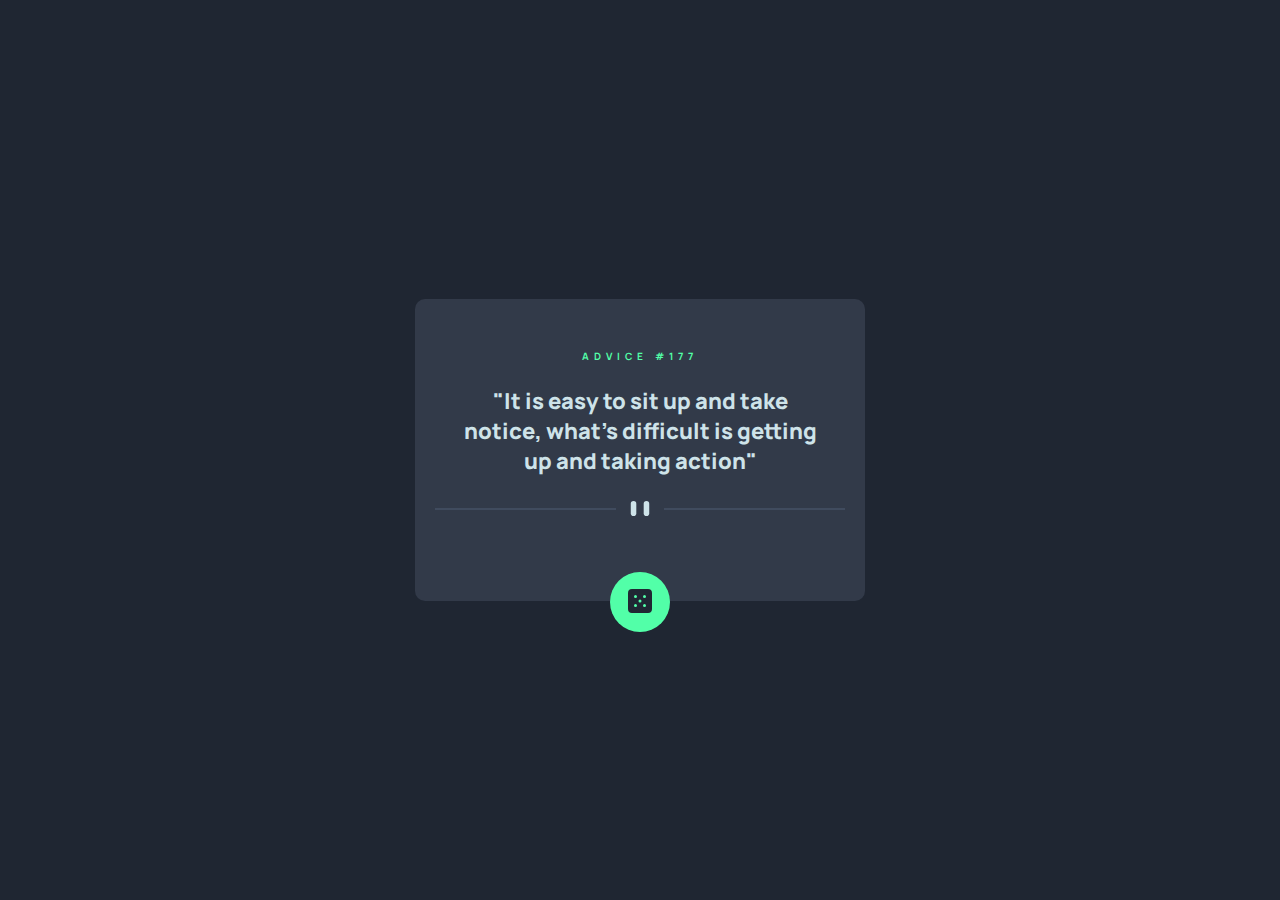
<file: advice-generator-app-main/index.html>
<!DOCTYPE html>
<html lang="en">

<head>
  <meta charset="UTF-8">
  <meta name="viewport" content="width=device-width, initial-scale=1.0">
  <link rel="icon" type="image/png" sizes="32x32" href="./src/images/favicon-32x32.png">
  <link rel="stylesheet" href="./src/css/reset.css">
  <link rel="stylesheet" href="./src/css/style.css">

  <link rel="preconnect" href="https://fonts.googleapis.com">
<link rel="preconnect" href="https://fonts.gstatic.com" crossorigin>
<link href="https://fonts.googleapis.com/css2?family=Kumbh+Sans:wght@100..900&family=Manrope:wght@200..800&family=Poppins:ital,wght@0,100;0,200;0,300;0,400;0,500;0,600;0,700;0,800;0,900;1,100;1,200;1,300;1,400;1,500;1,600;1,700;1,800;1,900&display=swap" rel="stylesheet">
  <title>Frontend Mentor | Advice generator app</title>
</head>

<body>
  <main class="card">
    <h5 class="advice-number">ADVICE #177</h5>

    <p class="text">"It is easy to sit up and take notice, what's difficult is getting up and taking action"</p>
    <picture>
      <source srcset="./src/images/pattern-divider-mobile.svg" media="(max-width: 768px)">
      <img src="./src/images/pattern-divider-desktop.svg" alt="Pattern divider">
    </picture>
    <button class="dice">
      <img src="./src/images/icon-dice.svg" alt="Dice">
    </button>
  </main>
</body>

</html>
</file>
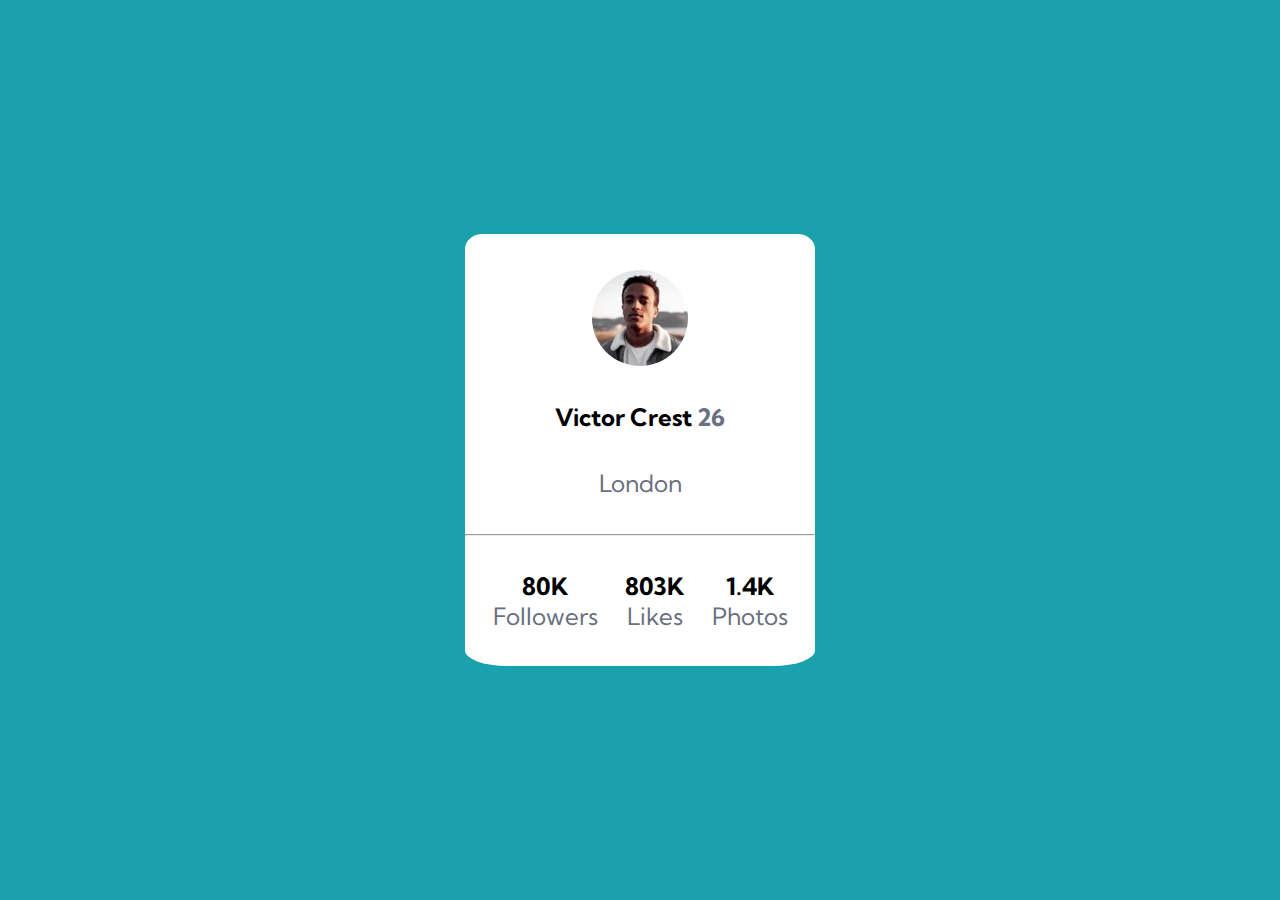
<file: cartao-de-perfil/index.html>
<!DOCTYPE html>
<html lang="en">

<head>
  <meta charset="UTF-8">
  <meta name="viewport" content="width=device-width, initial-scale=1.0">
  <link rel="icon" type="image/png" sizes="32x32" href="./src/images/favicon-32x32.png">
  <link rel="stylesheet" href="./src/css/reset.css">
  <link rel="stylesheet" href="./src/css/style.css">

  <link rel="preconnect" href="https://fonts.googleapis.com">
  <link rel="preconnect" href="https://fonts.gstatic.com" crossorigin>
  <link
    href="https://fonts.googleapis.com/css2?family=Kumbh+Sans:wght@100..900&family=Poppins:ital,wght@0,100;0,200;0,300;0,400;0,500;0,600;0,700;0,800;0,900;1,100;1,200;1,300;1,400;1,500;1,600;1,700;1,800;1,900&display=swap"
    rel="stylesheet">
  <title>Frontend Mentor | Profile card component</title>
</head>

<body>
  <main class="container">
    <div class="cartao">
      <img class="imagem-perfil" src="./src/images/image-victor.jpg" alt="Imagem de perfil">

      <div class="nome">
        <h2>Victor Crest <b class="idade">26</b></h2>
      </div>

      <div class="cidade">
        <p>London</p>
      </div>
    </div>
    <hr>
    <div class="metricas">
      <div>
        <h2>80K</h2>
        <p>Followers</p>
      </div>

      <div>
        <h2>803K</h2>
        <p>Likes</p>
      </div>

      <div>
        <h2>1.4K</h2>
        <p>Photos</p>
      </div>
    </div>
  </main>

</body>

</html>
</file>
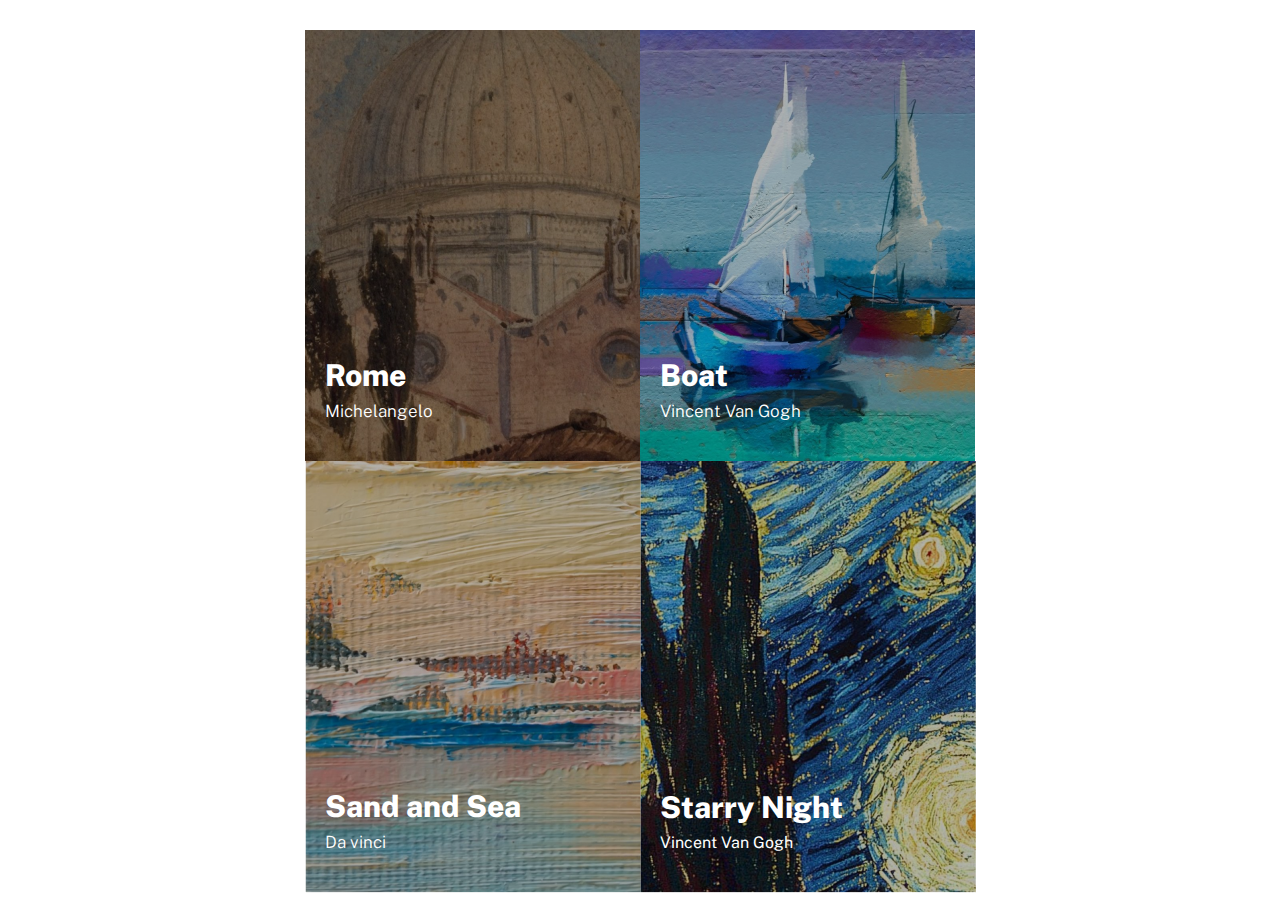
<file: lista-de-imagens/index.html>
<!DOCTYPE html>
<html lang="en">

<head>
    <meta charset="UTF-8">
    <meta name="viewport" content="width=device-width, initial-scale=1.0">

    <link rel="stylesheet" href="./src/css/reset.css">
    <link rel="stylesheet" href="./src/css/style.css">
    <link rel="stylesheet" href="./src/css/responsive.css">

    <link rel="preconnect" href="https://fonts.googleapis.com">
    <link rel="preconnect" href="https://fonts.gstatic.com" crossorigin>
    <link
        href="https://fonts.googleapis.com/css2?family=Kumbh+Sans:wght@100..900&family=Manrope:wght@800&family=Poppins:ital,wght@0,100;0,200;0,300;0,400;0,500;0,600;0,700;0,800;0,900;1,100;1,200;1,300;1,400;1,500;1,600;1,700;1,800;1,900&family=Public+Sans:ital,wght@0,100..900;1,100..900&display=swap"
        rel="stylesheet">
    <title>Lista de Imagens</title>
</head>

<body>
    <main>
        <section class="pinturas">
            <div class="pintura">
                <img src="./src/images/rome.png" alt="imagem do quadro Rome">

                <div class="informacoes">
                    <h2 class="titulo">Rome</h2>
                    <h3 class="subtitulo">Michelangelo</h3>
                </div>
            </div>
            <div class="pintura">
                <img src="./src/images/boat.png" alt="imagem do quadro Rome">

                <div class="informacoes">
                    <h2 class="titulo">Boat</h2>
                    <h3 class="subtitulo">Vincent Van Gogh</h3>
                </div>
            </div>
            <div class="pintura">
                <img src="./src/images/sand-and-sea.png" alt="imagem do quadro Rome">

                <div class="informacoes">
                    <h2 class="titulo">Sand and Sea</h2>
                    <h3 class="subtitulo">Da vinci</h3>
                </div>
            </div>
            <div class="pintura">
                <img src="./src/images/starry-night.png" alt="imagem do quadro Rome">

                <div class="informacoes">
                    <h2 class="titulo">Starry Night
                    </h2>Vincent Van Gogh</h3>
                </div>
            </div>
        </section>
    </main>
</body>

</html>
</file>
<file: advice-generator-app-main/src/css/style.css>
body {
    background-color: hsl(218, 23%, 16%);
    font-family: "Manrope", sans-serif;
    font-weight: 800;
    display: flex;
    justify-content: center;
    align-items: center;
    min-height: 100vh;
}

.card {
    display: flex;
    flex-direction: column;
    align-items: center;
    background-color: hsl(217, 19%, 24%);
    border-radius: 10px;
    padding: 20px;
    max-width: 450px;
}

.card .advice-number {
    color: hsl(150, 100%, 66%);
    margin-top: 30px;
    text-transform: uppercase;
    letter-spacing: 5px;
    font-size: 10px;
}


.card .text {
    color: hsl(193, 38%, 86%);
    font-size: 22px;
    padding: 23px;
    text-align: center;
}

.card picture img {
    width: 100%;
}

.card .dice {
    background-color: hsl(150, 100%, 66%);
    width: 60px;
    height: 60px;
    border-radius: 50%;
    border: none;
    transform: translateY(85%);
}

.card .dice:hover {
    color: #53FFAB;
    cursor: pointer;
    box-shadow: 0 5px 15px hsl(150, 100%, 66%);
}
</file>
<file: cartao-de-perfil/src/css/style.css>
body {
    display: flex;
    justify-content: center;
    align-items: center;
    background-color: hsl(185, 75%, 39%);
    height: 100vh;
    font-family: "Kumbh Sans", sans-serif;
}

hr {
    width: 100%;
}

.cartao {
    display: flex;
    background-color: white;
    width: 350px;
    height: 300px;
    justify-content: space-evenly;
    align-items: center;
    flex-direction: column;
    border-top-left-radius: 5%;
    border-top-right-radius: 5%;
}

.idade {
    color: hsl(227, 10%, 46%);
    font-weight: 700;
}

.metricas {
    background-color: white;
    display: flex;
    justify-content: space-evenly;
    align-items: center;
    flex-direction: row;
    width: 350px;
    height: 130px;
    text-align: center;
    border-bottom-left-radius: 12%;
    border-bottom-right-radius: 12%;
}

p {
    color: hsl(227, 10%, 46%);
    font-size: 24px;
}


.imagem-perfil {
    border-radius: 50%;
}
</file>
<file: lista-de-imagens/src/css/style.css>
html {
    font-family: "Public Sans", sans-serif;
}

main {
    display: flex;
    justify-content: center;
    align-items: center;
    min-height: 100vh;
}

.pinturas {
    display: flex;
    gap: 20px;
    justify-content: center;
    flex-wrap: wrap;
}

.pinturas .pintura {
    width: 335px;
    height: 431px;
    position: relative;
}

.informacoes {
    color: #ffffff;
    position: absolute;
    bottom: 40px;
    left: 20px;
}

.titulo {
    font-size: 30px;
    margin-bottom: 8px;
    font-weight: 800;
}

.subtitulo {
    font-size: 17px;
    font-weight: 300;
}






/* objetivo ; recriar a imagem do figma
passo 1: colocar as imagens uma do lado da outra ---
passo 2: dar espaçamento entre as imagens 
passo 3: colocar o nome da pintura e do autor por cima da imagem --- */
</file>
<file: lista-de-imagens/src/css/responsive.css>
@media (max-width: 1440px) {
    .pinturas {
        max-width: 900px;
        margin: 30px 0;
        gap: 0;
    }
    
}
</file>
